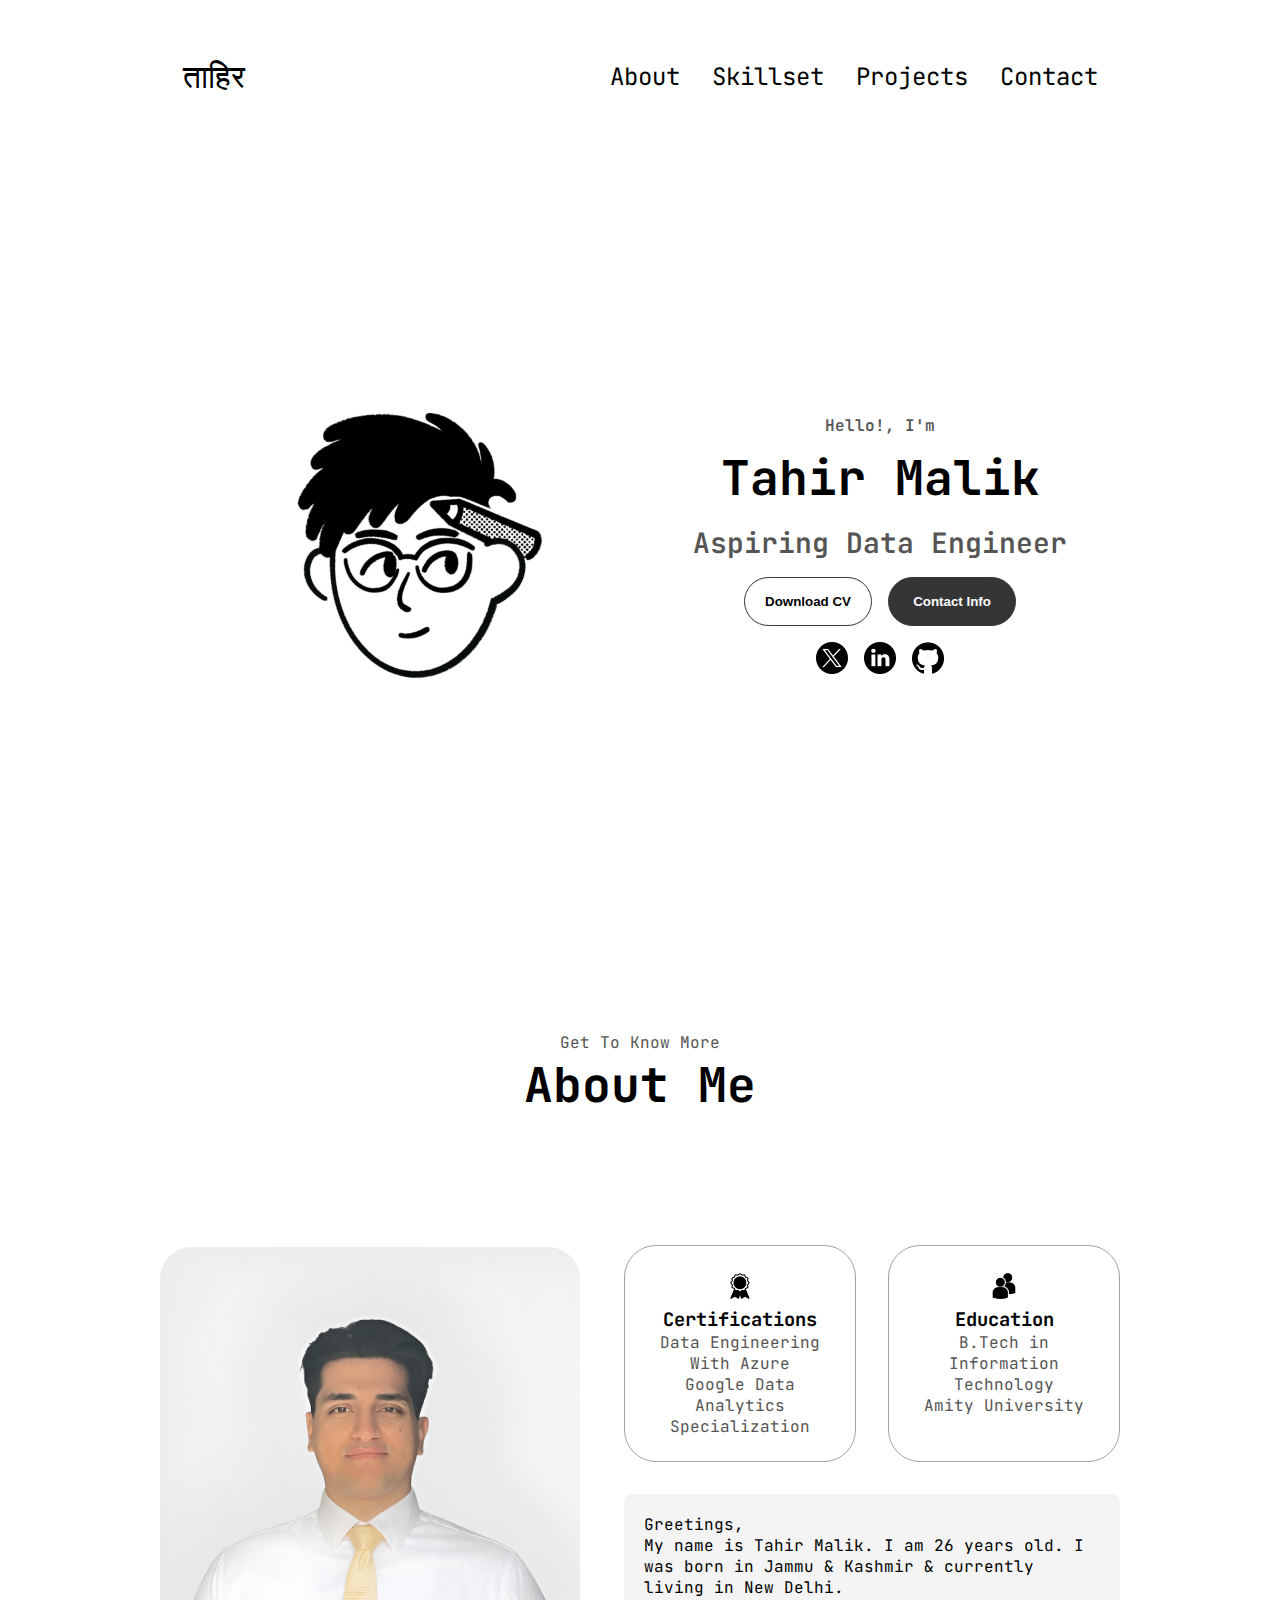
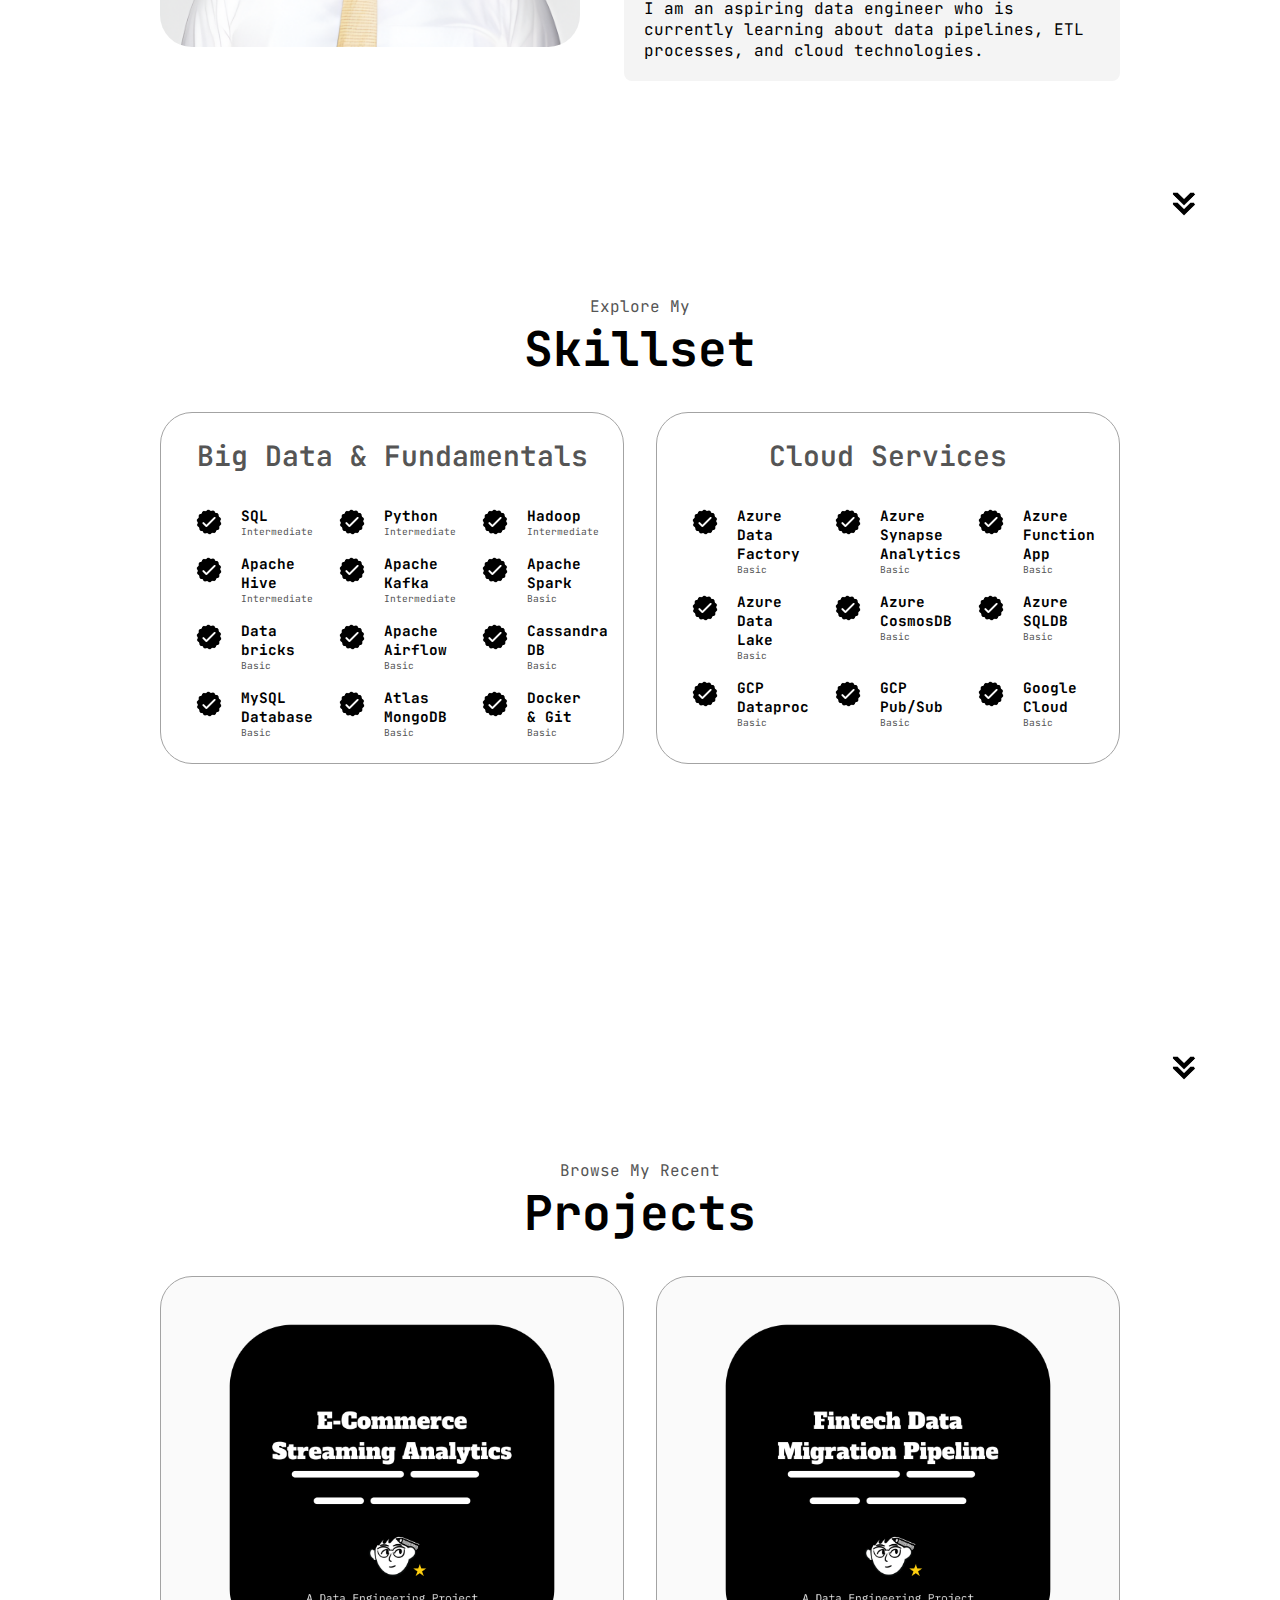
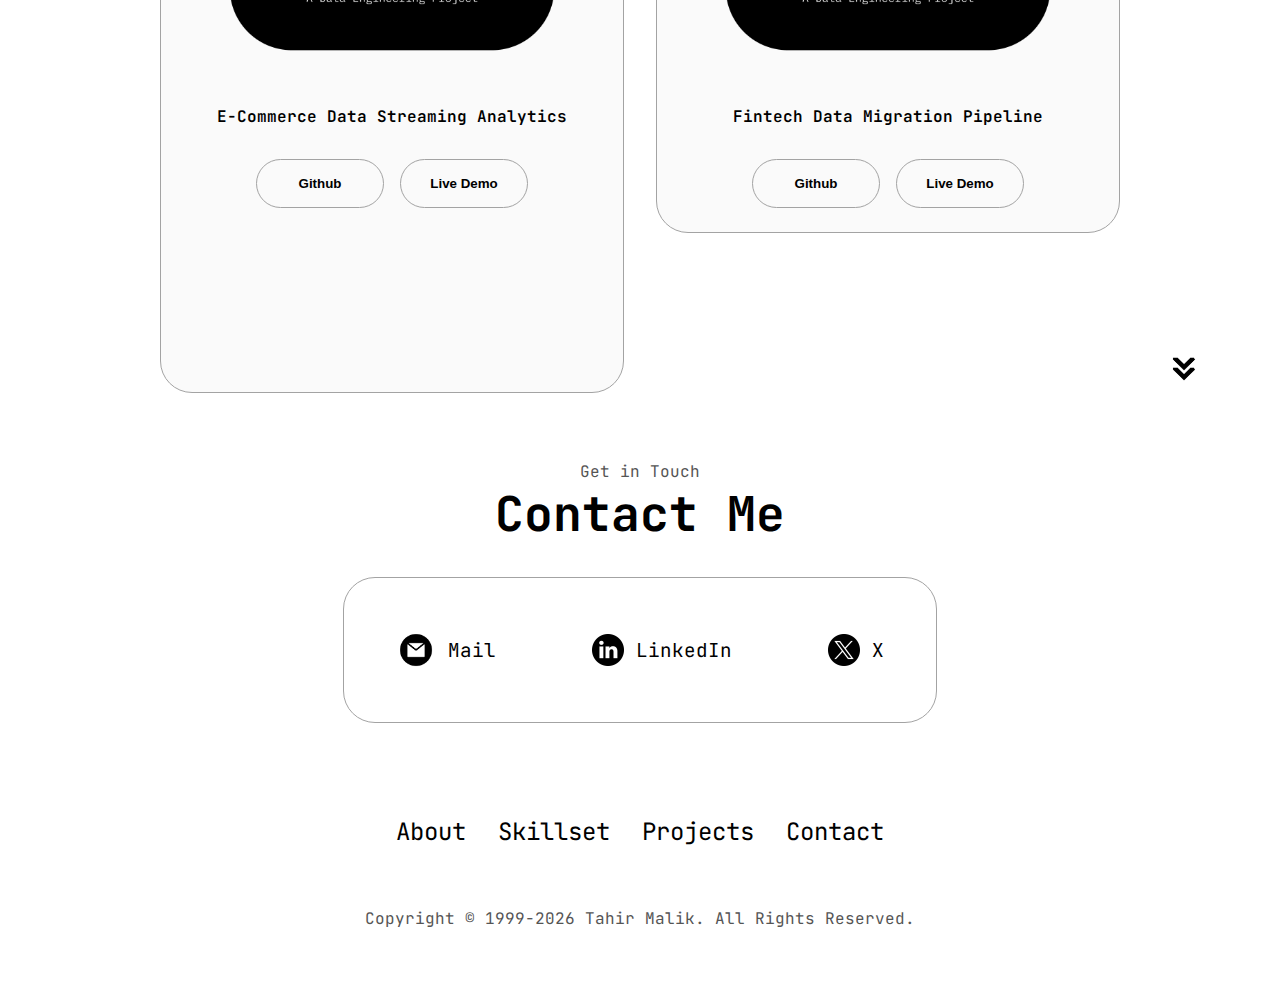
<file: index.html>
<!DOCTYPE html>
<html lang="en">
  <head>
    <meta charset="UTF-8" />
    <meta http-equiv="X-UA-Compatible" content="IE=edge" />
    <meta name="viewport" content="width=device-width, initial-scale=1.0" />
    <title>Tahir Malik</title>
    <link rel="stylesheet" href="style.css" />
    <link rel="stylesheet" href="mediaqueries.css" />
    <!-- Favicon Links -->
    <link rel="apple-touch-icon" sizes="180x180" href="./assets/apple-touch-icon.png">
    <link rel="icon" type="image/png" sizes="32x32" href="./assets/favicon-32x32.png">
    <link rel="icon" type="image/png" sizes="16x16" href="./assets/favicon-16x16.png">
    <link rel="manifest" href="./assets/site.webmanifest">
  </head>
  <body>
    <nav id="desktop-nav">
      <div class="logo" id="dynamic-logo1"></div>
      <div>
        <ul class="nav-links">
          <li><a href="#about">About</a></li>
          <li><a href="#experience">Skillset</a></li>
          <li><a href="#projects">Projects</a></li>
          <li><a href="#contact">Contact</a></li>
        </ul>
      </div>
    </nav>
    <nav id="hamburger-nav">
      <div class="logo" id="dynamic-logo2"></div>
      <div class="hamburger-menu">
        <div class="hamburger-icon" onclick="toggleMenu()">
          <span></span>
          <span></span>
          <span></span>
        </div>
        <div class="menu-links">
          <li><a href="#about" onclick="toggleMenu()">About</a></li>
          <li><a href="#experience" onclick="toggleMenu()">Skillset</a></li>
          <li><a href="#projects" onclick="toggleMenu()">Projects</a></li>
          <li><a href="#contact" onclick="toggleMenu()">Contact</a></li>
        </div>
      </div>
    </nav>
    <section id="profile">
      <div class="section__pic-container">
        <img src="./assets/profile-pic.png" alt="Tahir Malik profile picture" />
      </div>
      <div class="section__text">
        <p class="section__text__p1">Hello!, I'm</p>
        <h1 class="title loading-underline">Tahir Malik</h1>
        <p class="section__text__p2">Aspiring Data Engineer</p>
        <div class="btn-container">
          <button
            class="btn btn-color-2"
            onclick="window.open('./assets/tahir-cv.pdf')"
          >
            Download CV
          </button>
          <button class="btn btn-color-1" onclick="location.href='./#contact'">
            Contact Info
          </button>
        </div>
        <div id="socials-container">
          <img
            src="./assets/x.png"
            alt="My X profile"
            class="icon"
            onclick="window.open('https://x.com/tahir007malik', '_blank')"
          />
          <img
            src="./assets/linkedin.png"
            alt="My LinkedIn profile"
            class="icon"
            onclick="window.open('https://www.linkedin.com/in/tahir007malik/', '_blank')"
          />
          <img
            src="./assets/github.png"
            alt="My Github profile"
            class="icon"
            onclick="window.open('https://github.com/tahir007malik', '_blank')"
          />
          <!-- <img
            src="./assets/tableau.png"
            alt="My Tableau Public profile"
            class="icon"
            onclick="window.open('https://public.tableau.com/app/profile/tahir.malik/vizzes', '_blank')"
          /> -->
        </div>
      </div>
    </section>
    <section id="about">
      <p class="section__text__p1">Get To Know More</p>
      <h1 class="title">About Me</h1>
      <div class="section-container">
        <div class="section__pic-container">
          <img
            src="./assets/profile-picture.png"
            alt="Profile picture"
            class="about-pic"
          />
        </div>
        <div class="about-details-container">
          <div class="about-containers">
            <div class="details-container">
              <img
                src="./assets/experience.png"
                alt="Experience icon"
                class="icon"
              />
              <h3>Certifications</h3>
              <p>Data Engineering With Azure <br />Google Data Analytics Specialization</p>
            </div>
            <div class="details-container">
              <img
                src="./assets/education.png"
                alt="Education icon"
                class="icon"
              />
              <h3>Education</h3>
              <p>B.Tech in Information Technology<br />Amity University</p>
            </div>
          </div>
          <div class="text-container">
            <div style="background-color: #f4f4f4; padding: 20px; border-radius: 8px;">
              Greetings, </br>
              My name is Tahir Malik. I am <span id="age"></span> years old. I was born in Jammu & Kashmir & currently living in New Delhi. <br />
              I am an aspiring data engineer who is currently learning about data pipelines, ETL processes, and cloud technologies.<br />
              </ul>
            </div>
          </div>
        </div>
      </div>
      <img
        src="./assets/arrow.png"
        alt="Arrow icon"
        class="icon arrow"
        onclick="location.href='./#experience'"
      />
    </section>
    <section id="experience">
      <p class="section__text__p1">Explore My</p>
      <h1 class="title">Skillset</h1>
      <div class="experience-details-container">
        <div class="about-containers">
          <div class="details-container">
            <h2 class="experience-sub-title">Big Data & Fundamentals</h2>
            <div class="article-container">
              <article>
                <img
                  src="./assets/checkmark.png"
                  alt="Experience icon"
                  class="icon"
                />
                <div>
                  <h3>SQL</h3>
                  <p>Intermediate</p>
                </div>
              </article>
              <article>
                <img
                  src="./assets/checkmark.png"
                  alt="Experience icon"
                  class="icon"
                />
                <div>
                  <h3>Python</h3>
                  <p>Intermediate</p>
                </div>
              </article>
              <article>
                <img
                  src="./assets/checkmark.png"
                  alt="Experience icon"
                  class="icon"
                />
                <div>
                  <h3>Hadoop</h3>
                  <p>Intermediate</p>
                </div>
              </article>
              <article>
                <img
                  src="./assets/checkmark.png"
                  alt="Experience icon"
                  class="icon"
                />
                <div>
                  <h3>Apache Hive</h3>
                  <p>Intermediate</p>
                </div>
              </article>
              <article>
                <img
                  src="./assets/checkmark.png"
                  alt="Experience icon"
                  class="icon"
                />
                <div>
                  <h3>Apache Kafka</h3>
                  <p>Intermediate</p>
                </div>
              </article>
              <article>
                <img
                  src="./assets/checkmark.png"
                  alt="Experience icon"
                  class="icon"
                />
                <div>
                  <h3>Apache Spark</h3>
                  <p>Basic</p>
                </div>
              </article>
              <article>
                <img
                  src="./assets/checkmark.png"
                  alt="Experience icon"
                  class="icon"
                />
                <div>
                  <h3>Data bricks</h3>
                  <p>Basic</p>
                </div>
              </article>
              <article>
                <img
                  src="./assets/checkmark.png"
                  alt="Experience icon"
                  class="icon"
                />
                <div>
                  <h3>Apache Airflow</h3>
                  <p>Basic</p>
                </div>
              </article>
              <article>
                <img
                  src="./assets/checkmark.png"
                  alt="Experience icon"
                  class="icon"
                />
                <div>
                  <h3>Cassandra DB</h3>
                  <p>Basic</p>
                </div>
              </article>
              <article>
                <img
                  src="./assets/checkmark.png"
                  alt="Experience icon"
                  class="icon"
                />
                <div>
                  <h3>MySQL Database</h3>
                  <p>Basic</p>
                </div>
              </article>
              <article>
                <img
                  src="./assets/checkmark.png"
                  alt="Experience icon"
                  class="icon"
                />
                <div>
                  <h3>Atlas MongoDB</h3>
                  <p>Basic</p>
                </div>
              </article>
              <article>
                <img
                  src="./assets/checkmark.png"
                  alt="Experience icon"
                  class="icon"
                />
                <div>
                  <h3>Docker & Git</h3>
                  <p>Basic</p>
                </div>
              </article>
            </div>
          </div>
          <div class="details-container">
            <h2 class="experience-sub-title">Cloud Services</h2>
            <div class="article-container">
              <article>
                <img
                  src="./assets/checkmark.png"
                  alt="Experience icon"
                  class="icon"
                />
                <div>
                  <h3>Azure Data Factory</h3>
                  <p>Basic</p>
                </div>
              </article>
              <article>
                <img
                  src="./assets/checkmark.png"
                  alt="Experience icon"
                  class="icon"
                />
                <div>
                  <h3>Azure Synapse Analytics</h3>
                  <p>Basic</p>
                </div>
              </article>
              <article>
                <img
                  src="./assets/checkmark.png"
                  alt="Experience icon"
                  class="icon"
                />
                <div>
                  <h3>Azure Function App</h3>
                  <p>Basic</p>
                </div>
              </article>
              <article>
                <img
                  src="./assets/checkmark.png"
                  alt="Experience icon"
                  class="icon"
                />
                <div>
                  <h3>Azure Data Lake</h3>
                  <p>Basic</p>
                </div>
              </article>
              <article>
                <img
                  src="./assets/checkmark.png"
                  alt="Experience icon"
                  class="icon"
                />
                <div>
                  <h3>Azure CosmosDB</h3>
                  <p>Basic</p>
                </div>
              </article>
              <article>
                <img
                  src="./assets/checkmark.png"
                  alt="Experience icon"
                  class="icon"
                />
                <div>
                  <h3>Azure SQLDB</h3>
                  <p>Basic</p>
                </div>
              </article>
              <article>
                <img
                  src="./assets/checkmark.png"
                  alt="Experience icon"
                  class="icon"
                />
                <div>
                  <h3>GCP Dataproc</h3>
                  <p>Basic</p>
                </div>
              </article>
              <article>
                <img
                  src="./assets/checkmark.png"
                  alt="Experience icon"
                  class="icon"
                />
                <div>
                  <h3>GCP Pub/Sub</h3>
                  <p>Basic</p>
                </div>
              </article>
              <article>
                <img
                  src="./assets/checkmark.png"
                  alt="Experience icon"
                  class="icon"
                />
                <div>
                  <h3>Google Cloud</h3>
                  <p>Basic</p>
                </div>
              </article>
            </div>
          </div>
        </div>
      </div>
      <img
        src="./assets/arrow.png"
        alt="Arrow icon"
        class="icon arrow"
        onclick="location.href='./#projects'"
      />
    </section>
    <section id="projects">
      <p class="section__text__p1">Browse My Recent</p>
      <h1 class="title">Projects</h1>
      <div class="experience-details-container">
        <div class="about-containers">
          <div class="details-container color-container">
            <div class="article-container">
              <img
                src="./assets/project-2.png"
                alt="Project 2"
                class="project-img"
              />
            </div>
            <h2 class="experience-sub-title project-title">E-Commerce Data Streaming Analytics</h2>
            <div class="btn-container">
              <button
                class="btn btn-color-2 project-btn"
                onclick="window.open('https://github.com/tahir007malik/ecommerceDataStreamingAnalytics', '_blank')"
              >
                Github
              </button>
              <button
                class="btn btn-color-2 project-btn"
                onclick="window.open('https://youtu.be/2NZTa6HGbE4', '_blank')"
              >
                Live Demo
              </button>
            </div>
          </div>
          <!-- <div class="details-container color-container">
            <div class="article-container">
              <img
                src="./assets/project-1.png"
                alt="Project 1"
                class="project-img"
              />
            </div>
            <h2 class="experience-sub-title project-title">Adventure Works Data Analytics</h2>
            <div class="btn-container">
              <button
                class="btn btn-color-2 project-btn"
                onclick="window.open('https://github.com/tahir007malik/adventureWorksDataAnalytics', '_blank')"
              >
                Github
              </button>
              <button
                class="btn btn-color-2 project-btn"
                onclick="window.open('https://youtu.be/psPyDF24UTM', '_blank')"
              >
                Live Demo
              </button>
            </div>
          </div>
          <div class="details-container color-container">
            <div class="article-container">
              <img
                src="./assets/project-3.png"
                alt="Project 3"
                class="project-img"
              />
            </div>
            <h2 class="experience-sub-title project-title">Incremental Data Analytics</h2>
            <div class="btn-container">
              <button
                class="btn btn-color-2 project-btn"
                onclick="window.open('https://github.com/tahir007malik/incrementalDataAnalytics', '_blank')"
              >
                Github
              </button>
              <button
                class="btn btn-color-2 project-btn"
                onclick="window.open('https://youtu.be/3a8VvBdH4Os', '_blank')"
              >
                Live Demo
              </button>
            </div>
          </div> -->
          <div class="details-container color-container last-project">
            <div class="article-container">
              <img
                src="./assets/project-4.png"
                alt="Project 4"
                class="project-img"
              />
            </div>
            <h2 class="experience-sub-title project-title">Fintech Data Migration Pipeline</h2>
            <div class="btn-container">
              <button
                class="btn btn-color-2 project-btn"
                onclick="window.open('https://github.com/tahir007malik/fintechDataMigration', '_blank')"
              >
                Github
              </button>
              <button
                class="btn btn-color-2 project-btn"
                onclick="window.open('https://www.youtube.com/watch?v=adW2WUgc55s', '_blank')"
              >
                Live Demo
              </button>
            </div>
          </div>
        </div>
      </div>
      <img
        src="./assets/arrow.png"
        alt="Arrow icon"
        class="icon arrow"
        onclick="location.href='./#contact'"
      />
    </section>
    <section id="contact">
      <p class="section__text__p1">Get in Touch</p>
      <h1 class="title">Contact Me</h1>
      <div class="contact-info-upper-container">
        <div class="contact-info-container">
          <img
            src="./assets/email.png"
            alt="Email icon"
            class="icon contact-icon email-icon"
          />
          <p><a href="mailto:tahir.malik296@gmail.com">Mail</a></p>
        </div>
        <div class="contact-info-container">
          <img
            src="./assets/linkedin.png"
            alt="LinkedIn icon"
            class="icon contact-icon"
          />
          <p><a href="https://www.linkedin.com/in/tahir007malik/", target="_blank">LinkedIn</a></p>
        </div>
        <div class="contact-info-container">
          <img
            src="./assets/x.png"
            alt="X icon"
            class="icon contact-icon"
          />
          <p><a href="https://x.com/tahir007malik/", target="_blank">X</a></p>
        </div>
      </div>
    </section>
    <footer>
      <nav>
        <div class="nav-links-container">
          <ul class="nav-links">
            <li><a href="#about">About</a></li>
            <li><a href="#experience">Skillset</a></li>
            <li><a href="#projects">Projects</a></li>
            <li><a href="#contact">Contact</a></li>
          </ul>
        </div>
      </nav>
      <p>Copyright &#169; 1999-<span id="year"></span> Tahir Malik. All Rights Reserved.</p>
    </footer>
    <script src="script.js"></script>
  </body>
</html>
</file>
<file: style.css>
/* GENERAL */

@import url("https://fonts.googleapis.com/css2?family=JetBrains+Mono:wght@300;400;500;600&display=swap");

* {
  margin: 0;
  padding: 0;
}

body {
  font-family: 'JetBrains Mono', monospace;
}

html {
  scroll-behavior: smooth;
}

p {
  color: rgb(85, 85, 85);
}

/* TRANSITION */

a,
.btn {
  transition: all 300ms ease;
}

/* DESKTOP NAV */

nav,
.nav-links {
  display: flex;
}

nav {
  justify-content: space-around;
  align-items: center;
  height: 17vh;
}

.nav-links {
  gap: 2rem;
  list-style: none;
  font-size: 1.5rem;
}

a {
  color: black;
  text-decoration: none;
  text-decoration-color: white;
}

a:hover {
  color: grey;
  text-decoration: underline;
  text-underline-offset: 1rem;
  text-decoration-color: rgb(181, 181, 181);
}

.logo {
  font-size: 2rem;
}

.logo:hover {
  cursor: default;
}

/* HAMBURGER MENU */

#hamburger-nav {
  display: none;
}

.hamburger-menu {
  position: relative;
  display: inline-block;
}

.hamburger-icon {
  display: flex;
  flex-direction: column;
  justify-content: space-between;
  height: 24px;
  width: 30px;
  cursor: pointer;
  margin-bottom: 5px;
}

.hamburger-icon span {
  width: 100%;
  height: 2px;
  background-color: black;
  transition: all 0.3 ease-in-out;
}

.menu-links {
  position: absolute;
  top: 100%;
  right: 0;
  background-color: rgba(255, 255, 255, 0);
  width: fit-content;
  max-height: 0;
  overflow: hidden;
  transition: all 0.3 ease-in-out;
}

.menu-links a {
  display: block;
  padding: 10px;
  text-align: center;
  font-size: 0.85rem;
  color: black;
  text-decoration: none;
  transition: all 0.3 ease-in-out;
}

.menu-links li {
  list-style: none;
}

.menu-links.open {
  max-height: 300px;
}

.hamburger-icon.open span:first-child {
  transform: rotate(45deg) translate(10px, 5px);
}

.hamburger-icon.open span:nth-child(2) {
  opacity: 0;
}

.hamburger-icon.open span:last-child {
  transform: rotate(-45deg) translate(10px, -5px);
}

.hamburger-icon span:first-child {
  transform: none;
}

.hamburger-icon span:first-child {
  opacity: 1;
}

.hamburger-icon span:first-child {
  transform: none;
}

/* SECTIONS */

section {
  padding-top: 4vh;
  height: 96vh;
  margin: 0 10rem;
  box-sizing: border-box;
  min-height: fit-content;
}

.section-container {
  display: flex;
}

/* PROFILE SECTION */

#profile {
  display: flex;
  justify-content: center;
  gap: 5rem;
  height: 80vh;
}

.section__pic-container {
  display: flex;
  height: 400px;
  width: 400px;
  margin: auto 0;
}

.section__text {
  align-self: center;
  text-align: center;
}

.section__text p {
  font-weight: 600;
}

.section__text__p1 {
  text-align: center;
}

.section__text__p2 {
  font-size: 1.75rem;
  margin-bottom: 1rem;
}

.loading-underline {
  position: relative;
  display: inline-block;
  padding: 10px;
  margin-bottom: 5px;
  border-radius: 1rem;
}

.loading-underline::after {
  content: '';
  position: absolute;
  bottom: 0;
  left: 0;
  width: 0;
  height: 10px;
  background-color: rgb(173, 173, 173);
  border-radius: 5px;
  opacity: 0; /* Start with invisible underline */
  animation: underlineAnimation 3s ease-in-out infinite; /* Infinite loop */
}

/* Keyframe for the entire animation cycle */
@keyframes underlineAnimation {
  0% {
    width: 0;
    opacity: 0;
    left: 0; /* Start from the left */
  }
  50% {
    width: 100%;
    opacity: 1;
    left: 0; /* Stay at the left, fully visible */
  }
  100% {
    width: 0;
    opacity: 0;
    left: 100%; /* Move to the right and fade out */
  }
}

.title {
  font-size: 3rem;
  text-align: center;
}

#socials-container {
  display: flex;
  justify-content: center;
  margin-top: 1rem;
  gap: 1rem;
}

/* ICONS */

.icon {
  cursor: pointer;
  height: 2rem;
}

/* BUTTONS */

.btn-container {
  display: flex;
  justify-content: center;
  gap: 1rem;
}

.btn {
  font-weight: 600;
  transition: all 300ms ease;
  padding: 1rem;
  width: 8rem;
  border-radius: 2rem;
}

.btn-color-1,
.btn-color-2 {
  border: rgb(53, 53, 53) 0.1rem solid;
}

.btn-color-1:hover,
.btn-color-2:hover {
  cursor: pointer;
}

.btn-color-1,
.btn-color-2:hover {
  background: rgb(53, 53, 53);
  color: white;
}

.btn-color-1:hover {
  background: rgb(0, 0, 0);
}

.btn-color-2 {
  background: none;
}

.btn-color-2:hover {
  border: rgb(255, 255, 255) 0.1rem solid;
}

.btn-container {
  gap: 1rem;
}

/* ABOUT SECTION */

#about {
  position: relative;
}

.about-containers {
  gap: 2rem;
  margin-bottom: 2rem;
  margin-top: 2rem;
}

.about-details-container {
  justify-content: center;
  flex-direction: column;
}

.about-containers,
.about-details-container {
  display: flex;
}

.about-pic {
  border-radius: 2rem;
}

.arrow {
  position: absolute;
  right: -5rem;
  bottom: 2.5rem;
}

.details-container {
  padding: 1.5rem;
  flex: 1;
  background: white;
  border-radius: 2rem;
  border: rgb(53, 53, 53) 0.1rem solid;
  border-color: rgb(163, 163, 163);
  text-align: center;
}

.section-container {
  gap: 4rem;
  height: 80%;
}

.section__pic-container {
  height: 400px;
  width: 400px;
  margin: auto 0;
}

/* EXPERIENCE SECTION */

#experience {
  position: relative;
}

.experience-sub-title {
  color: rgb(85, 85, 85);
  font-weight: 600;
  font-size: 1.75rem;
  margin-bottom: 2rem;
}

.experience-details-container {
  display: flex;
  justify-content: center;
  flex-direction: column;
}

.article-container {
  display: flex;
  text-align: initial;
  flex-wrap: wrap;
  flex-direction: row;
  gap: 2.5rem;
  justify-content: space-around;
}

article {
  display: flex;
  width: 10rem;
  justify-content: space-around;
  gap: .5rem;
}

article .icon {
  cursor: default;
}

/* PROJECTS SECTION */

#projects {
  position: relative;
}

.color-container {
  border-color: rgb(163, 163, 163);
  background: rgb(250, 250, 250);
}

.project-img {
  border-radius: 2rem;
  width: 90%;
  height: 90%;
}

.project-title {
  font-size: 1.5rem;
  margin: 1rem;
  color: black;
}

.project-btn {
  color: black;
  border-color: rgb(163, 163, 163);
}

/* CONTACT */

#contact {
  display: flex;
  justify-content: center;
  flex-direction: column;
  height: 70vh;
}

.contact-info-upper-container {
  display: flex;
  justify-content: center;
  border-radius: 2rem;
  border: rgb(53, 53, 53) 0.1rem solid;
  border-color: rgb(163, 163, 163);
  background: (250, 250, 250);
  margin: 2rem auto;
  padding: 0.25rem;
}

.contact-info-container {
  display: flex;
  align-items: center;
  justify-content: center;
  gap: .75rem;
  margin: 3rem;
}

.contact-info-container p {
  font-size: larger;
}

.contact-icon {
  cursor: default;
}

.email-icon {
  height: 2.5rem;
}

/* FOOTER SECTION */

footer {
  height: 26vh;
  margin: 0 1rem;
}

footer p {
  text-align: center;
}
</file>
<file: mediaqueries.css>
@media screen and (max-width: 1500px) {
  .article-container {
    display: flex;
    text-align: initial;
    flex-wrap: wrap;
    flex-direction: row;
    gap: 1rem;
    justify-content: space-around;
  }
  
  article {
    display: flex;
    width: 7rem;
    justify-content: space-around;
    gap: 1rem;
  }
  
  article h3 {
    font-size: .9rem;
  }
  
  article p {
    font-size: .6rem;
  }
  #profile {
    height: 83vh;
    margin-bottom: 6rem;
  }
  .about-containers {
    flex-wrap: wrap;
  }
  #contact,
  #projects {
    height: fit-content;
  }
  .project-title {
    font-size: 1rem;
    padding: 1rem;
  }
  .last-project {
    margin-bottom: 10rem;
  }
}

@media screen and (max-width: 1200px) {
.article-container {
  display: flex;
  text-align: initial;
  flex-wrap: wrap;
  flex-direction: row;
  gap: 1rem;
  justify-content: space-around;
}

article {
  display: flex;
  width: 5rem;
  justify-content: space-around;
  gap: .1rem;
}

article h3 {
  font-size: .7rem;
}

article p {
  font-size: .5rem;
}

.loading-underline {
  position: relative;
  display: inline-block;
  padding: 10px;
  margin-bottom: 5px;
  border-radius: 1rem;
}

.loading-underline::after {
  content: '';
  position: absolute;
  bottom: 0;
  left: 0;
  width: 0;
  height: 8px;
  background-color: rgb(173, 173, 173);
  border-radius: 5px;
  opacity: 0; /* Start with invisible underline */
  animation: underlineAnimation 3s ease-in-out infinite; /* Infinite loop */
}

/* Keyframe for the entire animation cycle */
@keyframes underlineAnimation {
  0% {
    width: 0;
    opacity: 0;
    left: 0; /* Start from the left */
  }
  50% {
    width: 100%;
    opacity: 1;
    left: 0; /* Stay at the left, fully visible */
  }
  100% {
    width: 0;
    opacity: 0;
    left: 100%; /* Move to the right and fade out */
  }
}
  .menu-links a {
    font-size: 1.2rem;
  }
  #desktop-nav {
    display: none;
  }
  #hamburger-nav {
    display: flex;
  }
  #experience,
  .experience-details-container {
    margin-top: 2rem;
  }
  #profile,
  .section-container {
    display: block;
  }
  .arrow {
    display: none;
  }
  section,
  .section-container {
    height: fit-content;
  }
  section {
    margin: 0 5%;
  }
  .section__pic-container {
    width: 275px;
    height: 275px;
    margin: 0 auto 2rem;
  }
  .about-containers {
    margin-top: 0;
  }
}

@media screen and (max-width: 600px) {
.article-container {
  display: flex;
  text-align: initial;
  flex-wrap: wrap;
  flex-direction: row;
  gap: 1.5rem;
  justify-content: space-around;
}

article {
  display: flex;
  width: 5rem;
  justify-content: space-around;
  gap: .1rem;
}

article h3 {
  font-size: .6rem;
}

article p {
  font-size: .4rem;
}

.loading-underline {
  position: relative;
  display: inline-block;
  padding: 10px;
  margin-bottom: 5px;
  border-radius: 1rem;
}

.loading-underline::after {
  content: '';
  position: absolute;
  bottom: 0;
  left: 0;
  width: 0;
  height: 6px;
  background-color: rgb(173, 173, 173);
  border-radius: 5px;
  opacity: 0; /* Start with invisible underline */
  animation: underlineAnimation 3s ease-in-out infinite; /* Infinite loop */
}

/* Keyframe for the entire animation cycle */
@keyframes underlineAnimation {
  0% {
    width: 0;
    opacity: 0;
    left: 0; /* Start from the left */
  }
  50% {
    width: 100%;
    opacity: 1;
    left: 0; /* Stay at the left, fully visible */
  }
  100% {
    width: 0;
    opacity: 0;
    left: 100%; /* Move to the right and fade out */
  }
}
  .menu-links a {
    font-size: 0.85rem;
  }
  #contact,
  footer {
    height: 40vh;
  }
  #profile {
    height: 83vh;
    margin-bottom: 0;
  }
  article {
    font-size: 1rem;
  }
  footer nav {
    height: fit-content;
    margin-bottom: 2rem;
  }
  .about-containers,
  .contact-info-upper-container,
  .btn-container {
    flex-wrap: wrap;
  }
  .contact-info-container {
    margin: 10px;
  }
  .contact-info-container p,
  .nav-links li a {
    font-size: 1rem;
  }
  .experience-sub-title {
    font-size: 1.25rem;
  }
  .logo {
    font-size: 1.5rem;
  }
  .nav-links {
    flex-direction: column;
    gap: 0.5rem;
    text-align: center;
    font-size: 1.5rem;
  }
  .section__pic-container {
    width: auto;
    height: 46vw;
    justify-content: center;
  }
  .section__text__p2 {
    font-size: 1.25rem;
  }
  .title {
    font-size: 2rem;
  }
  .text-container {
    text-align: justify;
  }
}
</file>
